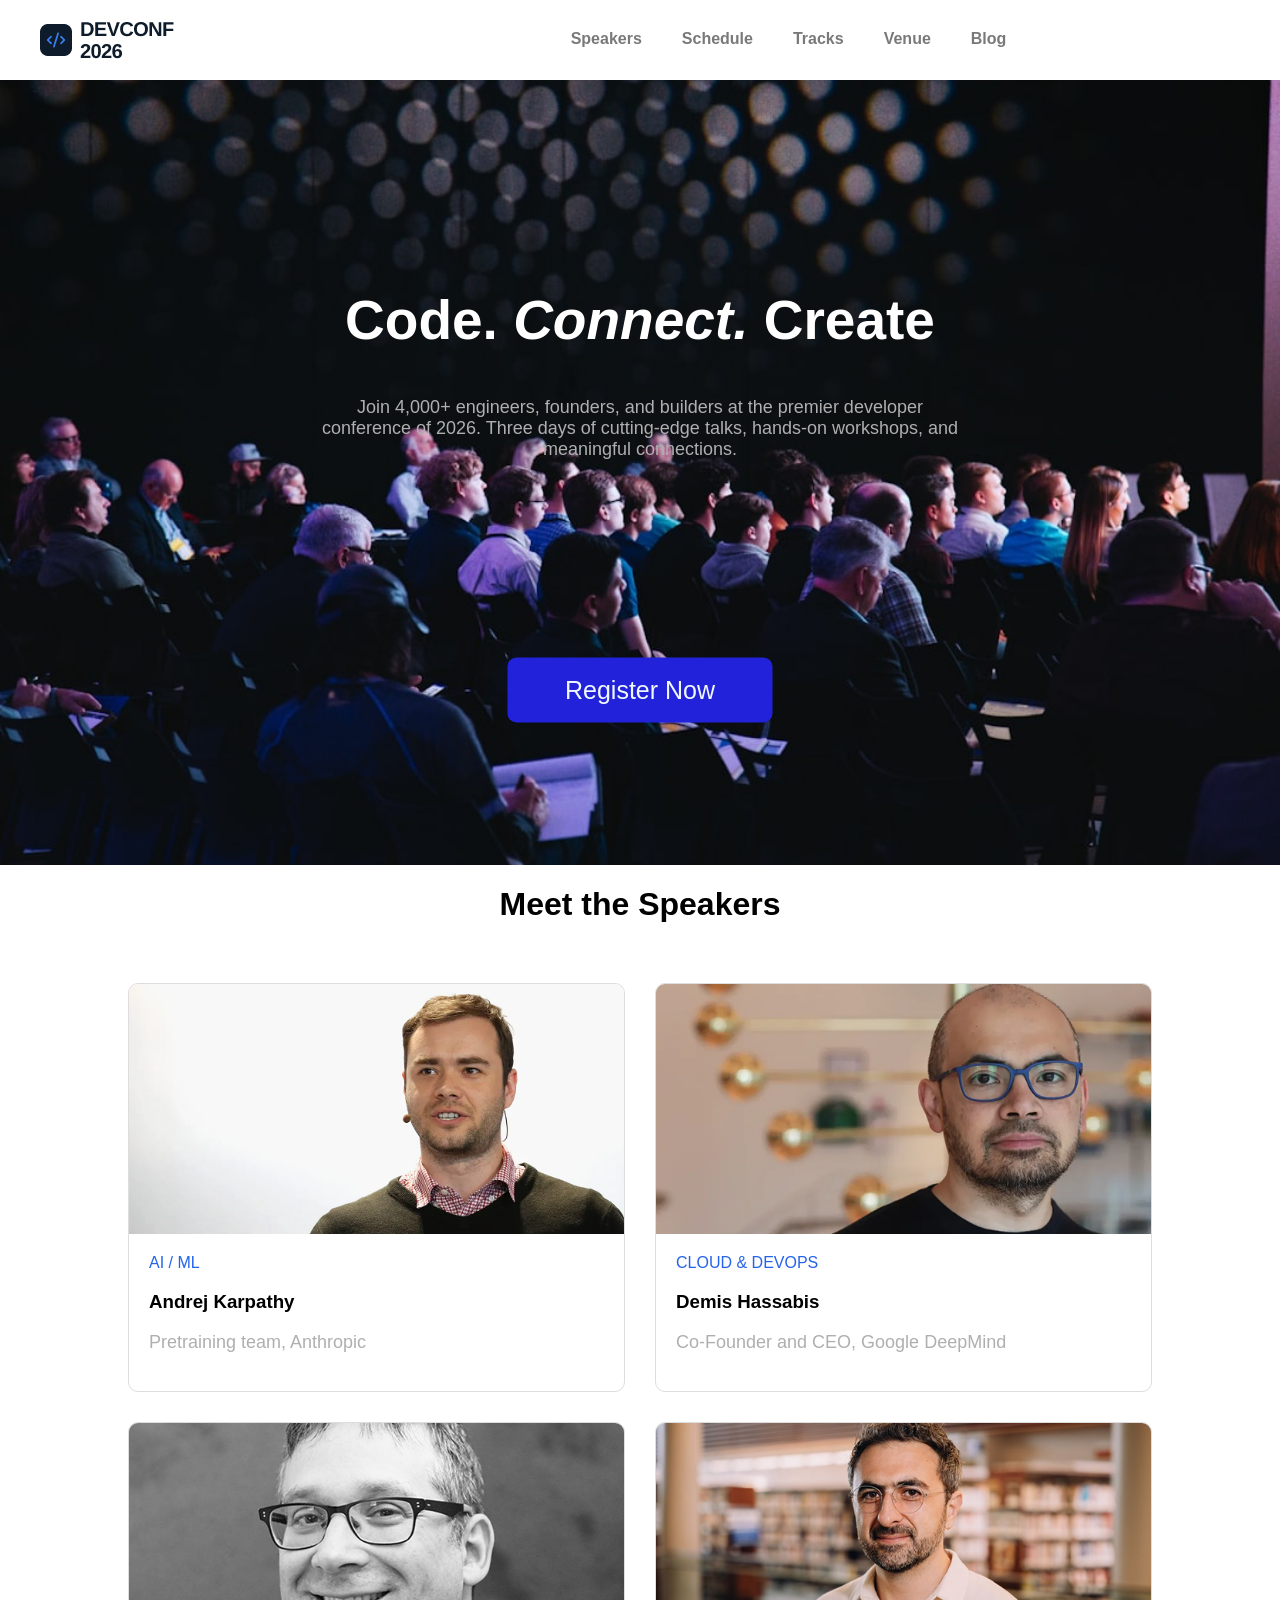
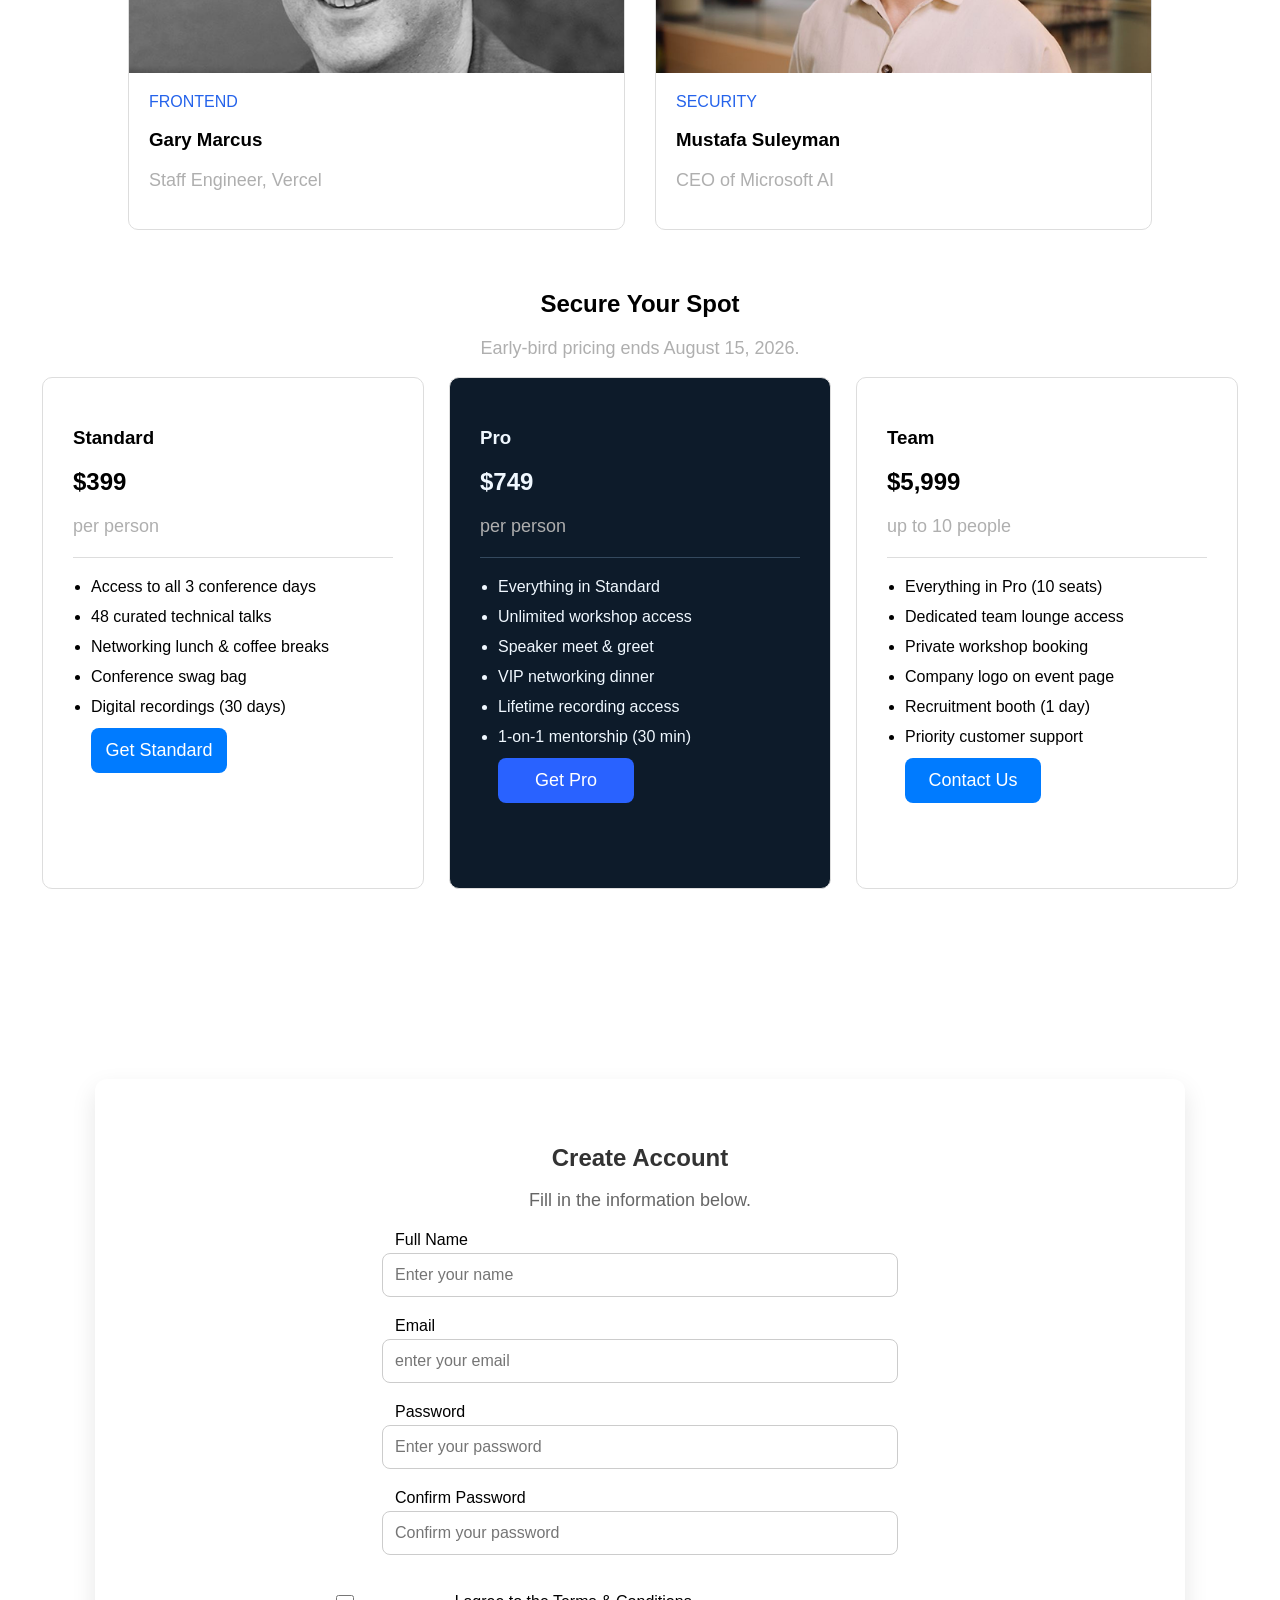
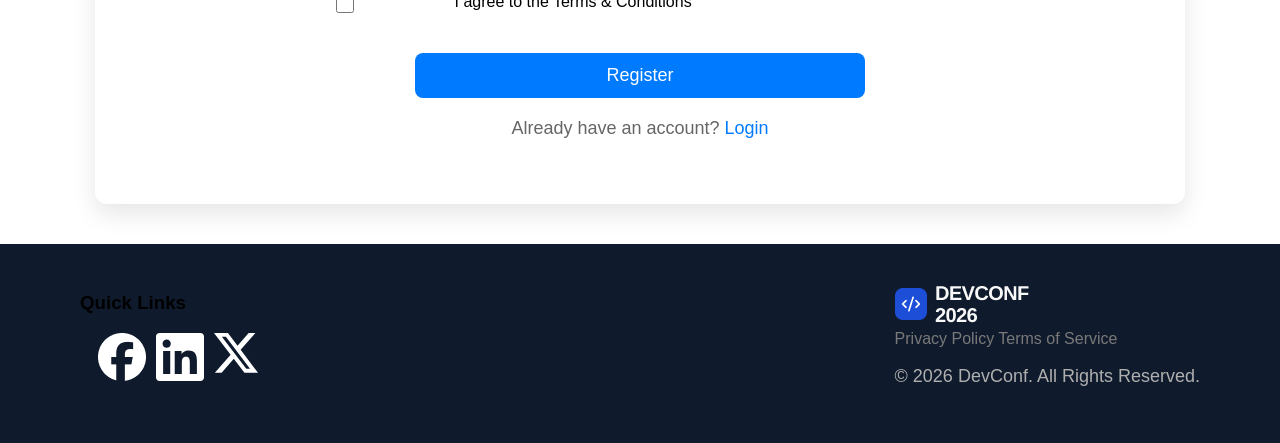
<file: index.html>
<!doctype html>
<html lang="en">
  <head>
    <meta charset="UTF-8" />
    <meta name="viewport" content="width=device-width, initial-scale=1.0" />
    <title>DEVCONF</title>
    <link rel="stylesheet" href="styls.css" />
  </head>
  <body>
    <header>
      <nav>
        <div id="navbar">
          <img id="navimg" src=".\assets\logo.png" />
          <ul id="list">
            <li class="list-item"><a href="">Speakers</a></li>
            <li class="list-item"><a href="">Schedule</a></li>
            <li class="list-item"><a href="">Tracks</a></li>
            <li class="list-item"><a href="">Venue</a></li>
            <li class="list-item"><a href="">Blog</a></li>
          </ul>
          <button type="submit" id="reg-btn">Register Now</button>
        </div>
      </nav>
      <section id="hero-baner">
        <img src=".\assets\banner.jpg" id="baner-img" />
        <div id="baner-conentent">
          <h1 id="heading">Code. <em>Connect. </em>Create</h1>
          <p>
            Join 4,000+ engineers, founders, and builders at the premier
            developer conference of 2026. Three days of cutting-edge talks,
            hands-on workshops, and meaningful connections.
          </p>
        </div>
        <div id="btn-container">
          <button type="submit" id="baner-reg-btn">Register Now</button>
        </div>
      </section>
    </header>
    <main>
      <h1 class="text">Meet the Speakers</h1>
      <section class="speakers">
        <div class="speaker-container">
          <div class="card">
            <img src="./assets/andrej.png" alt="" />
            <div class="card-info">
              <span class="category">AI / ML</span>
              <h3>Andrej Karpathy</h3>
              <p>Pretraining team, Anthropic</p>
            </div>
          </div>

          <div class="card">
            <img src="./assets/demis.png" alt="" />
            <div class="card-info">
              <span class="category">CLOUD & DEVOPS</span>
              <h3>Demis Hassabis</h3>
              <p>Co-Founder and CEO, Google DeepMind</p>
            </div>
          </div>
          <div class="card">
            <img src="./assets/gary.png" alt="" />
            <div class="card-info">
              <span class="category">FRONTEND</span>
              <h3>Gary Marcus</h3>
              <p>Staff Engineer, Vercel</p>
            </div>
          </div>
          <div class="card">
            <img src="./assets/mustafa.png" alt="" />
            <div class="card-info">
              <span class="category">SECURITY</span>
              <h3>Mustafa Suleyman</h3>
              <p>CEO of Microsoft AI</p>
            </div>
          </div>
        </div>
      </section>
      <section class="pricing">
        <div>
          <h1 class="text">Secure Your Spot</h1>
          <p style="text-align: center">
            Early-bird pricing ends August 15, 2026.
          </p>
        </div>
        <div class="price-tag-container">
          <div class="card size">
            <h3>Standard</h3>
            <h1>$399</h1>
            <p>per person</p>
            <hr>
            <ul>
              <li>Access to all 3 conference days</li>
              <li>48 curated technical talks</li>
              <li>Networking lunch & coffee breaks</li>
              <li>Conference swag bag</li>
              <li>Digital recordings (30 days)</li>
              <button>Get Standard</button>
            </ul>
          </div>
          <div class="card active size">   
                    <h3>Pro</h3>
            <h1 class="">$749</h1>
            <p>per person</p>
            <hr>
            <ul>
              <li>Everything in Standard</li>
              <li>Unlimited workshop access</li>
              <li>Speaker meet & greet</li>
              <li>VIP networking dinner</li>
              <li>Lifetime recording access</li>
              <li>1-on-1 mentorship (30 min)</li>
              <button id="activebtn">Get Pro</button>
          </div>
          <div class="card size">
             <h3>Team</h3>
            <h1 class="">$5,999</h1>
            <p>up to 10 people</p>
            <hr>
            <ul>
              <li>Everything in Pro (10 seats)</li>
              <li>Dedicated team lounge access</li>
              <li>Private workshop booking</li>
              <li>Company logo on event page</li>
              <li>Recruitment booth (1 day)</li>
              <li>Priority customer support</li>
              <button>Contact Us</button>
          </div>
        </div>
      </section>
    </main>
    <section>
      <div class="container">
        <form class="register-form">
            <h1>Create Account</h1>
            <p>Fill in the information below.</p>

     <div class="input-group">
    <label for="fullname">Full Name</label>
    <input type="text" id="fullname" placeholder="Enter your name">
</div>

<div class="input-group">
    <label for="email">Email</label>
    <input type="email" id="email" placeholder="enter your email">
</div>
<div class="input-group">
            <label for="password">Password</label>
            <input type="password" id="password" placeholder="Enter your password">
</div>
<div class="input-group">
            <label for="confirm-password">Confirm Password</label>
            <input type="password" id="confirm-password" placeholder="Confirm your password">
</div>
  <div class="checkbox">
    
    <input class="checkbox" type="checkbox" id="terms"><label for="terms">I agree to the Terms & Conditions</label>
    
</div>
            <div class="button-container">
            <button type="submit">Register</button>
</div>
            <p class="login">
                Already have an account?
                <a href="#">Login</a>
            </p>
        </form>
    </div>
    </section>
 <footer>
    <div class="footer-container">
        <div class="footer-links">
            <h3>Quick Links</h3>
            <ul style="list-style: none; display: flex; gap: 10px;">
                <li><a href=""><img src="./assets/fblogo.png" alt=""></a></li>
                <li><a href=""><img src="./assets/Platform=LinkedIn, Color=Negative.svg" alt=""></a></li>
                <li><a href=""><img src="./assets/Vector.svg" alt=""></a></li>
            </ul>
        </div>
    </div>
    <div class="copyright">
      <div class="footer-logo">
            <img src="./assets/footer-logo.png" alt="">
        </div>
      <a href="">Privacy Policy</a>
      <a href="">Terms of Service</a>
        <p>© 2026 DevConf. All Rights Reserved.</p>
    </div>
</footer>
</footer>
  </body>
</html>
</file>
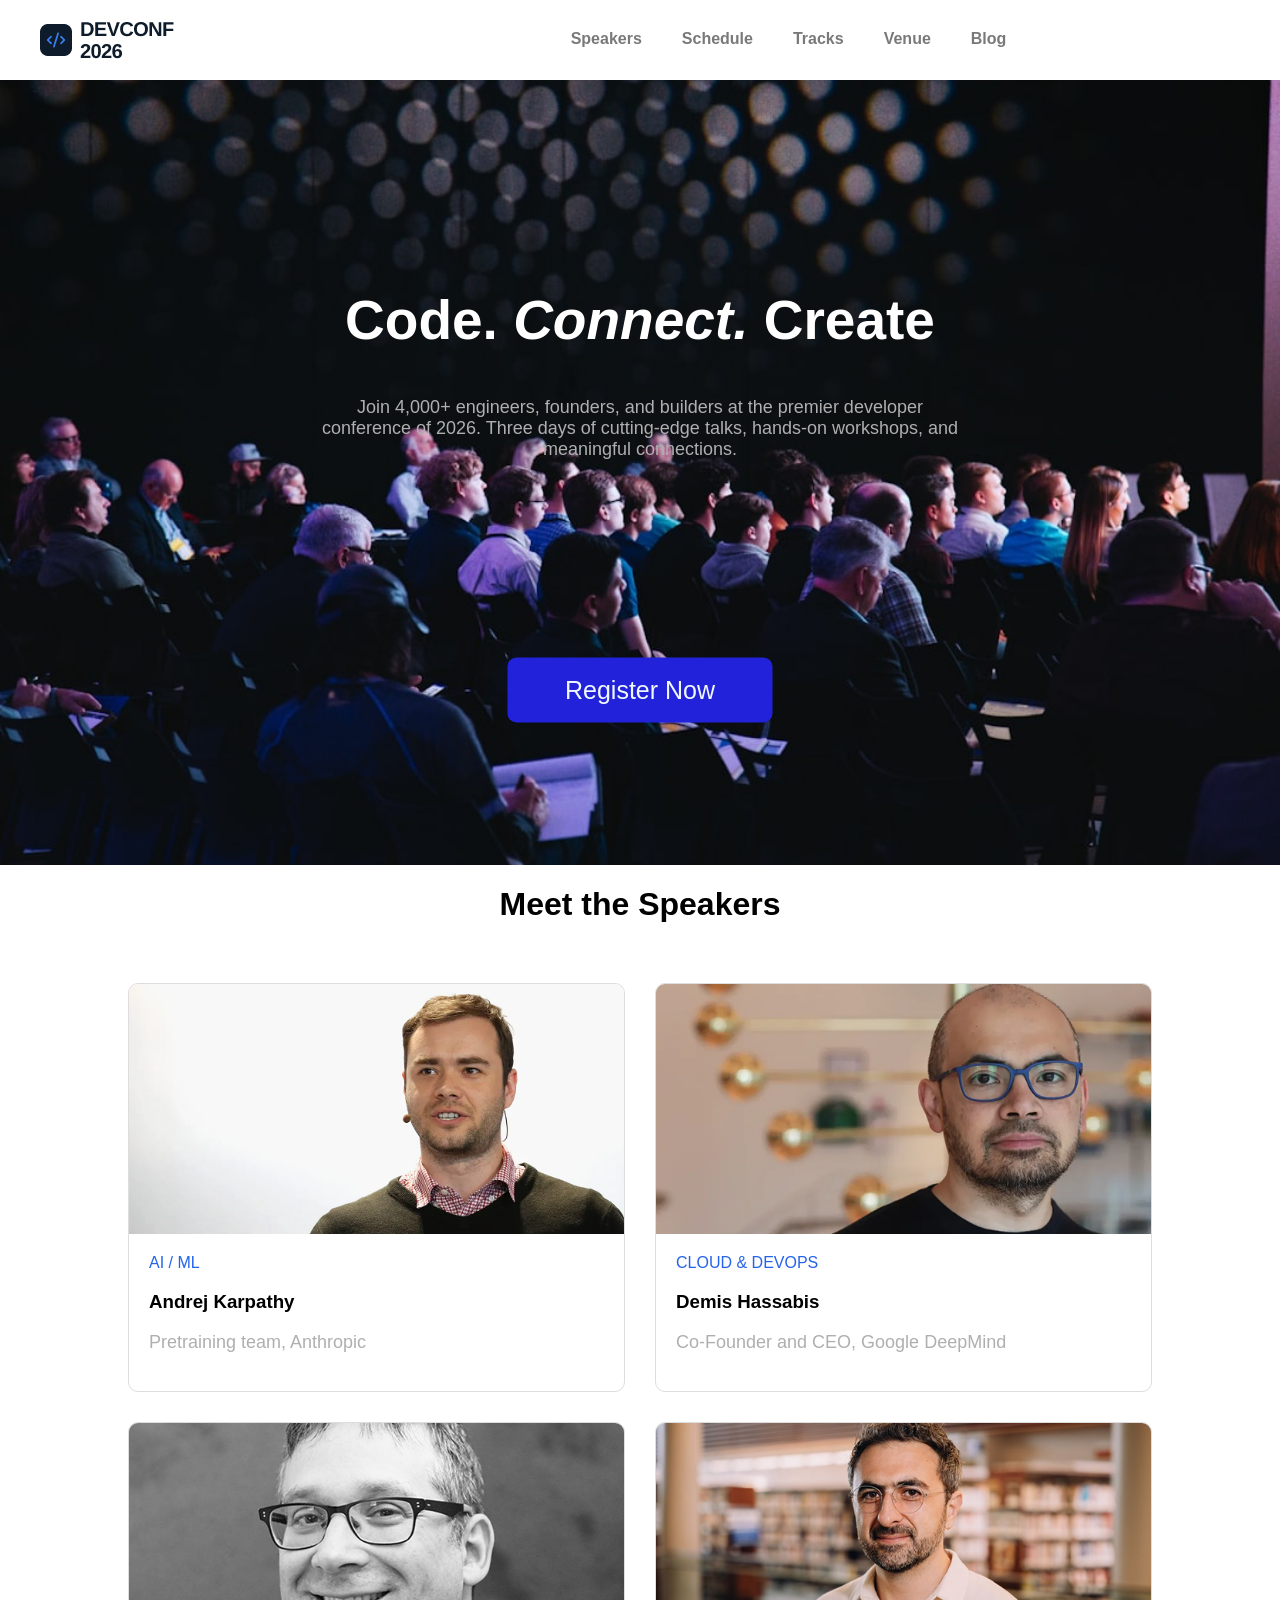
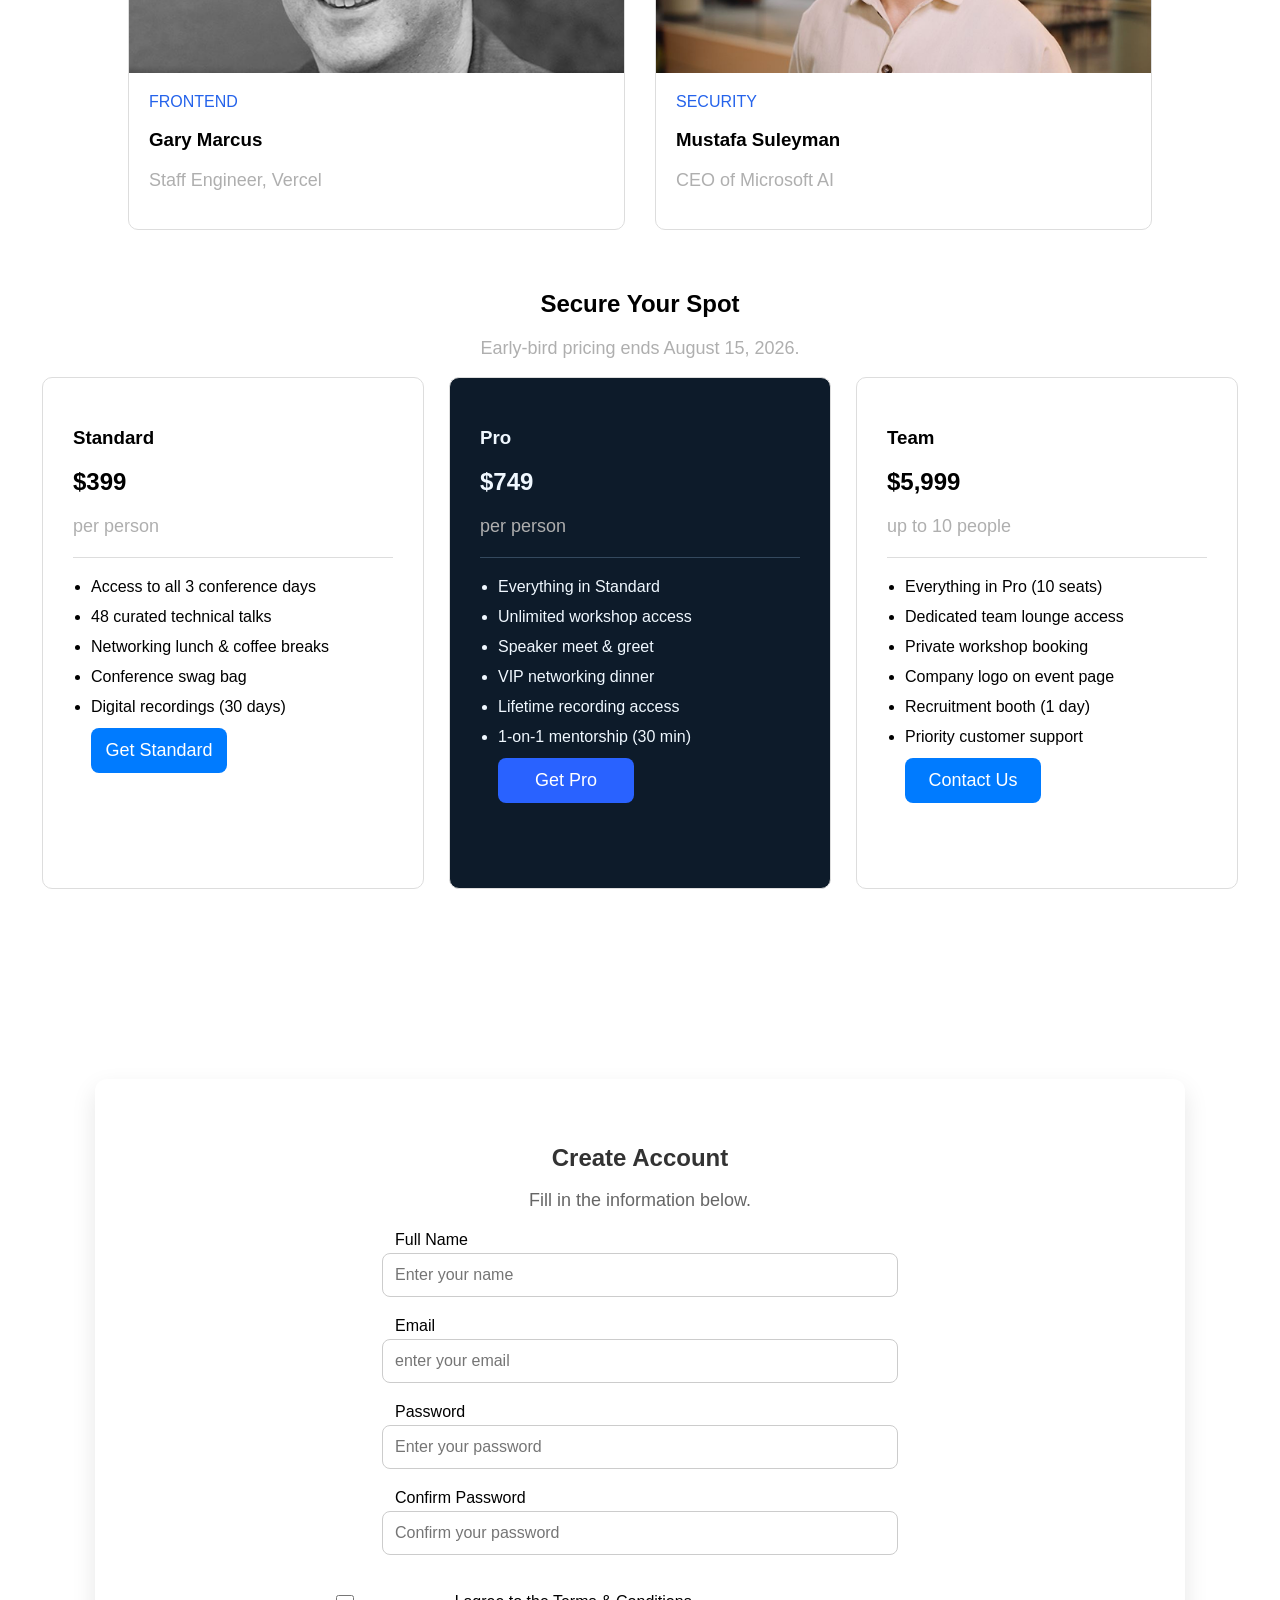
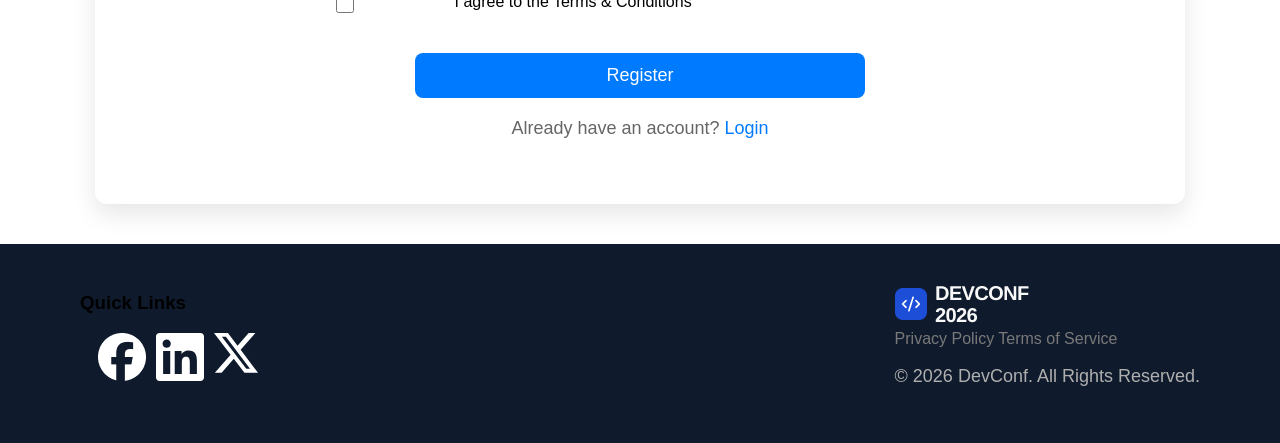
<file: code/index.html>
<!doctype html>
<html lang="en">
  <head>
    <meta charset="UTF-8" />
    <meta name="viewport" content="width=device-width, initial-scale=1.0" />
    <title>DEVCONF</title>
    <link rel="stylesheet" href="styls.css" />
  </head>
  <body>
    <header>
      <nav>
        <div id="navbar">
          <img id="navimg" src="..\assets\logo.png" />
          <ul id="list">
            <li class="list-item"><a href="">Speakers</a></li>
            <li class="list-item"><a href="">Schedule</a></li>
            <li class="list-item"><a href="">Tracks</a></li>
            <li class="list-item"><a href="">Venue</a></li>
            <li class="list-item"><a href="">Blog</a></li>
          </ul>
          <button type="submit" id="reg-btn">Register Now</button>
        </div>
      </nav>
      <section id="hero-baner">
        <img src="..\assets\banner.jpg" id="baner-img" />
        <div id="baner-conentent">
          <h1 id="heading">Code. <em>Connect. </em>Create</h1>
          <p>
            Join 4,000+ engineers, founders, and builders at the premier
            developer conference of 2026. Three days of cutting-edge talks,
            hands-on workshops, and meaningful connections.
          </p>
        </div>
        <div id="btn-container">
          <button type="submit" id="baner-reg-btn">Register Now</button>
        </div>
      </section>
    </header>
    <main>
      <h1 class="text">Meet the Speakers</h1>
      <section class="speakers">
        <div class="speaker-container">
          <div class="card">
            <img src="../assets/andrej.png" alt="" />
            <div class="card-info">
              <span class="category">AI / ML</span>
              <h3>Andrej Karpathy</h3>
              <p>Pretraining team, Anthropic</p>
            </div>
          </div>

          <div class="card">
            <img src="../assets/demis.png" alt="" />
            <div class="card-info">
              <span class="category">CLOUD & DEVOPS</span>
              <h3>Demis Hassabis</h3>
              <p>Co-Founder and CEO, Google DeepMind</p>
            </div>
          </div>
          <div class="card">
            <img src="../assets/gary.png" alt="" />
            <div class="card-info">
              <span class="category">FRONTEND</span>
              <h3>Gary Marcus</h3>
              <p>Staff Engineer, Vercel</p>
            </div>
          </div>
          <div class="card">
            <img src="../assets/mustafa.png" alt="" />
            <div class="card-info">
              <span class="category">SECURITY</span>
              <h3>Mustafa Suleyman</h3>
              <p>CEO of Microsoft AI</p>
            </div>
          </div>
        </div>
      </section>
      <section class="pricing">
        <div>
          <h1 class="text">Secure Your Spot</h1>
          <p style="text-align: center">
            Early-bird pricing ends August 15, 2026.
          </p>
        </div>
        <div class="price-tag-container">
          <div class="card size">
            <h3>Standard</h3>
            <h1>$399</h1>
            <p>per person</p>
            <hr>
            <ul>
              <li>Access to all 3 conference days</li>
              <li>48 curated technical talks</li>
              <li>Networking lunch & coffee breaks</li>
              <li>Conference swag bag</li>
              <li>Digital recordings (30 days)</li>
              <button>Get Standard</button>
            </ul>
          </div>
          <div class="card active size">   
                    <h3>Pro</h3>
            <h1 class="">$749</h1>
            <p>per person</p>
            <hr>
            <ul>
              <li>Everything in Standard</li>
              <li>Unlimited workshop access</li>
              <li>Speaker meet & greet</li>
              <li>VIP networking dinner</li>
              <li>Lifetime recording access</li>
              <li>1-on-1 mentorship (30 min)</li>
              <button id="activebtn">Get Pro</button>
          </div>
          <div class="card size">
             <h3>Team</h3>
            <h1 class="">$5,999</h1>
            <p>up to 10 people</p>
            <hr>
            <ul>
              <li>Everything in Pro (10 seats)</li>
              <li>Dedicated team lounge access</li>
              <li>Private workshop booking</li>
              <li>Company logo on event page</li>
              <li>Recruitment booth (1 day)</li>
              <li>Priority customer support</li>
              <button>Contact Us</button>
          </div>
        </div>
      </section>
    </main>
    <section>
      <div class="container">
        <form class="register-form">
            <h1>Create Account</h1>
            <p>Fill in the information below.</p>

     <div class="input-group">
    <label for="fullname">Full Name</label>
    <input type="text" id="fullname" placeholder="Enter your name">
</div>

<div class="input-group">
    <label for="email">Email</label>
    <input type="email" id="email" placeholder="enter your email">
</div>
<div class="input-group">
            <label for="password">Password</label>
            <input type="password" id="password" placeholder="Enter your password">
</div>
<div class="input-group">
            <label for="confirm-password">Confirm Password</label>
            <input type="password" id="confirm-password" placeholder="Confirm your password">
</div>
  <div class="checkbox">
    
    <input class="checkbox" type="checkbox" id="terms"><label for="terms">I agree to the Terms & Conditions</label>
    
</div>
            <div class="button-container">
            <button type="submit">Register</button>
</div>
            <p class="login">
                Already have an account?
                <a href="#">Login</a>
            </p>
        </form>
    </div>
    </section>
 <footer>
    <div class="footer-container">
        <div class="footer-links">
            <h3>Quick Links</h3>
            <ul style="list-style: none; display: flex; gap: 10px;">
                <li><a href=""><img src="../assets/fblogo.png" alt=""></a></li>
                <li><a href=""><img src="../assets/Platform=LinkedIn, Color=Negative.svg" alt=""></a></li>
                <li><a href=""><img src="../assets/Vector.svg" alt=""></a></li>
            </ul>
        </div>
    </div>
    <div class="copyright">
      <div class="footer-logo">
            <img src="../assets/footer-logo.png" alt="">
        </div>
      <a href="">Privacy Policy</a>
      <a href="">Terms of Service</a>
        <p>© 2026 DevConf. All Rights Reserved.</p>
    </div>
</footer>
</footer>
  </body>
</html>
</file>
<file: styls.css>
#list {
  justify-content: center;
  display: flex;
  list-style: none;
  height: auto;
  width: auto;
  margin: auto;
  padding: auto;
}
.list-item {
  padding: 10px;
  margin-right: 20px;
  font-weight: 600;
}
a {
  text-decoration: none;
  color: rgb(122, 121, 121);
}
.list-item:hover {
  background-color: rgb(219, 216, 211);
  border-radius: 5px;
}
a:hover {
  color: rgb(49, 47, 47);
}
#navbar {
  width: 1550px;
  height: 40px;
  display: flex;
  justify-content: space-between;
  align-items: center;
  padding: 20px 40px;
  margin: auto;
}
#navimg {
  height: auto;
  width: auto;
}
#reg-btn {
  color: aliceblue;
  background-color: rgb(34, 34, 218);
  border-radius: 10px;
  border: none;
  width: 185px;
  height: 45px;
}
#baner-reg-btn {
  color: aliceblue;
  background-color: rgb(34, 34, 218);
  border-radius: 9px;
  border: none;
  width: 265px;
  height: 65px;
  font-size: 25px;
  margin-bottom: 60px;
}
#btn-container {
  position: absolute;
  top: 80%;
  left: 50%;
  transform: translate(-50%, -50%);
}
#hero-banner {
  position: relative;
}
#baner-img {
  width: 100%;
  height: 785px;
  object-fit: cover;
  display: block;
}
#baner-conentent {
  position: absolute;
  top: 40%;
  left: 50%;
  transform: translate(-50%, -50%);
  text-align: center;
  color: white;
  width: fixed;
}
body {
  margin: 0%;
  padding: 0%;
  font-family: "Arial Narrow Bold", sans-serif;
}
p {
  font-size: 18px;
  color: rgb(175, 175, 175);
}
#heading {
  font-size: 55px;
}
.text {
  text-align: center;
  font-weight: 900;
  font: arial;
}
.card {
  background: white;
  border-radius: 10px;
  overflow: hidden;
  border: 1px solid #ddd;
}
.speakers {
  width: 80%;
  margin: 60px auto;
}
.speakers h2 {
  text-align: center;
  font-size: 48px;
  margin-bottom: 50px;
}
.speaker-container {
  display: grid;
  grid-template-columns: repeat(2, 1fr);
  gap: 30px;
}
.card img {
  width: 100%;
  object-fit: cover;
  display: block;
}
.card:hover {
  transform: translateY(-8px);
  box-shadow: 0 15px 30px rgba(0, 0, 0, 0.12);
}
.card-info {
  padding: 20px;
  margin: auto;
}
.category {
  color: #2563eb;
}
.price-tag-container {
  display: flex;
  justify-content: center;
  gap: 25px;
}
.active {
  background-color: #0d1b2a;
  color: aliceblue;
}
.active hr {
  border-color: #34495e;
}
hr {
  margin: 20px 0;
  border: none;
  border-top: 1px solid #ddd;
}
.size {
  width: 320px;
  border: 1px solid #ddd;
  border-radius: 10px;
  padding: 30px;
  margin-bottom: 150px;
  height: 450px;
}
ul {
  padding-left: 18px;
}

li {
  margin-bottom: 12px;
}
button {
  width: 100%;
  padding: 12px;
  border-radius: 6px;
  cursor: pointer;
  border: 1px;
}
.active button {
  background: #2962ff;
  color: white;
  border: none;
}
#activebtn:hover,
#baner-reg-btn:hover,
#reg-btn:hover {
  background-color: blue;
  color: white;
}
button:hover {
  background-color: rgb(219, 216, 211);
  color: black;
  border-radius: 5px;
}
footer {
  background-color: #0f1b2d;
  padding: 30px 80px;

  display: flex;
  justify-content: space-between;
  align-items: center;
}
.sclogo{
  size: 1px;
}
.container {
    display: flex;
    justify-content: center;
    align-items: center;
    padding: 40px;
}

/* Form */
.register-form {
    background: #ffffff;
    width: 1000px;
    padding: 45px;
    border-radius: 12px;
    box-shadow: 0 10px 25px rgba(0,0,0,0.1);
}

/* Heading */
.register-form h1 {
    text-align: center;
    margin-bottom: 10px;
    color: #333;
}

.register-form p {
    text-align: center;
    color: #666;
    margin-bottom: 20px;
}

/* Labels */

.register-form input:focus {
    border-color: #007bff;
}

.checkbox {
    width: 70%;
    margin: 20px auto;
    display: flex;
    align-items: center;
    gap: 10px;
}

.checkbox input {
    width: 18px;
    height: 18px;
    
}

.checkbox label {
    width: auto;
}
/* Button */
button {
    width: 45%;
    padding: 12px;
    border: none;
    background: #007bff;
    color: white;
    font-size: 18px;
    border-radius: 8px;
    cursor: pointer;
    transition: 0.3s;
}

button:hover {
    background: #0056b3;
}

/* Login Text */
.login {
    margin-top: 20px;
}

.login a {
    color: #007bff;
    text-decoration: none;
}

.login a:hover {
    text-decoration: underline;
}
.register-form input[type="text"],
.register-form input[type="email"],
.register-form input[type="password"] {
    display: block;
    width: 70%;
    padding: 12px;
    margin: 0 auto 20px;
    border: 1px solid #ccc;
    border-radius: 8px;
    font-size: 16px;
}
.input-group {
    width: 70%;
    margin: 0 auto 20px;
}

.input-group label {
    display: block;
    margin-bottom: 6px;
}

.input-group input {
    width: 100%;

}
.register-form label {
    display: block;
    width: 70%;
    margin: 0 auto 4px;
}
.button-container {
    display: flex;
    justify-content: center;
}
label {
    width: 70%;
    margin: 0 auto;
}
</file>
<file: code/styls.css>
#list {
  justify-content: center;
  display: flex;
  list-style: none;
  height: auto;
  width: auto;
  margin: auto;
  padding: auto;
}
.list-item {
  padding: 10px;
  margin-right: 20px;
  font-weight: 600;
}
a {
  text-decoration: none;
  color: rgb(122, 121, 121);
}
.list-item:hover {
  background-color: rgb(219, 216, 211);
  border-radius: 5px;
}
a:hover {
  color: rgb(49, 47, 47);
}
#navbar {
  width: 1550px;
  height: 40px;
  display: flex;
  justify-content: space-between;
  align-items: center;
  padding: 20px 40px;
  margin: auto;
}
#navimg {
  height: auto;
  width: auto;
}
#reg-btn {
  color: aliceblue;
  background-color: rgb(34, 34, 218);
  border-radius: 10px;
  border: none;
  width: 185px;
  height: 45px;
}
#baner-reg-btn {
  color: aliceblue;
  background-color: rgb(34, 34, 218);
  border-radius: 9px;
  border: none;
  width: 265px;
  height: 65px;
  font-size: 25px;
  margin-bottom: 60px;
}
#btn-container {
  position: absolute;
  top: 80%;
  left: 50%;
  transform: translate(-50%, -50%);
}
#hero-banner {
  position: relative;
}
#baner-img {
  width: 100%;
  height: 785px;
  object-fit: cover;
  display: block;
}
#baner-conentent {
  position: absolute;
  top: 40%;
  left: 50%;
  transform: translate(-50%, -50%);
  text-align: center;
  color: white;
  width: fixed;
}
body {
  margin: 0%;
  padding: 0%;
  font-family: "Arial Narrow Bold", sans-serif;
}
p {
  font-size: 18px;
  color: rgb(175, 175, 175);
}
#heading {
  font-size: 55px;
}
.text {
  text-align: center;
  font-weight: 900;
  font: arial;
}
.card {
  background: white;
  border-radius: 10px;
  overflow: hidden;
  border: 1px solid #ddd;
}
.speakers {
  width: 80%;
  margin: 60px auto;
}
.speakers h2 {
  text-align: center;
  font-size: 48px;
  margin-bottom: 50px;
}
.speaker-container {
  display: grid;
  grid-template-columns: repeat(2, 1fr);
  gap: 30px;
}
.card img {
  width: 100%;
  object-fit: cover;
  display: block;
}
.card:hover {
  transform: translateY(-8px);
  box-shadow: 0 15px 30px rgba(0, 0, 0, 0.12);
}
.card-info {
  padding: 20px;
  margin: auto;
}
.category {
  color: #2563eb;
}
.price-tag-container {
  display: flex;
  justify-content: center;
  gap: 25px;
}
.active {
  background-color: #0d1b2a;
  color: aliceblue;
}
.active hr {
  border-color: #34495e;
}
hr {
  margin: 20px 0;
  border: none;
  border-top: 1px solid #ddd;
}
.size {
  width: 320px;
  border: 1px solid #ddd;
  border-radius: 10px;
  padding: 30px;
  margin-bottom: 150px;
  height: 450px;
}
ul {
  padding-left: 18px;
}

li {
  margin-bottom: 12px;
}
button {
  width: 100%;
  padding: 12px;
  border-radius: 6px;
  cursor: pointer;
  border: 1px;
}
.active button {
  background: #2962ff;
  color: white;
  border: none;
}
#activebtn:hover,
#baner-reg-btn:hover,
#reg-btn:hover {
  background-color: blue;
  color: white;
}
button:hover {
  background-color: rgb(219, 216, 211);
  color: black;
  border-radius: 5px;
}
footer {
  background-color: #0f1b2d;
  padding: 30px 80px;

  display: flex;
  justify-content: space-between;
  align-items: center;
}
.sclogo{
  size: 1px;
}
.container {
    display: flex;
    justify-content: center;
    align-items: center;
    padding: 40px;
}

/* Form */
.register-form {
    background: #ffffff;
    width: 1000px;
    padding: 45px;
    border-radius: 12px;
    box-shadow: 0 10px 25px rgba(0,0,0,0.1);
}

/* Heading */
.register-form h1 {
    text-align: center;
    margin-bottom: 10px;
    color: #333;
}

.register-form p {
    text-align: center;
    color: #666;
    margin-bottom: 20px;
}

/* Labels */

.register-form input:focus {
    border-color: #007bff;
}

.checkbox {
    width: 70%;
    margin: 20px auto;
    display: flex;
    align-items: center;
    gap: 10px;
}

.checkbox input {
    width: 18px;
    height: 18px;
    
}

.checkbox label {
    width: auto;
}
/* Button */
button {
    width: 45%;
    padding: 12px;
    border: none;
    background: #007bff;
    color: white;
    font-size: 18px;
    border-radius: 8px;
    cursor: pointer;
    transition: 0.3s;
}

button:hover {
    background: #0056b3;
}

/* Login Text */
.login {
    margin-top: 20px;
}

.login a {
    color: #007bff;
    text-decoration: none;
}

.login a:hover {
    text-decoration: underline;
}
.register-form input[type="text"],
.register-form input[type="email"],
.register-form input[type="password"] {
    display: block;
    width: 70%;
    padding: 12px;
    margin: 0 auto 20px;
    border: 1px solid #ccc;
    border-radius: 8px;
    font-size: 16px;
}
.input-group {
    width: 70%;
    margin: 0 auto 20px;
}

.input-group label {
    display: block;
    margin-bottom: 6px;
}

.input-group input {
    width: 100%;

}
.register-form label {
    display: block;
    width: 70%;
    margin: 0 auto 4px;
}
.button-container {
    display: flex;
    justify-content: center;
}
label {
    width: 70%;
    margin: 0 auto;
}
</file>
